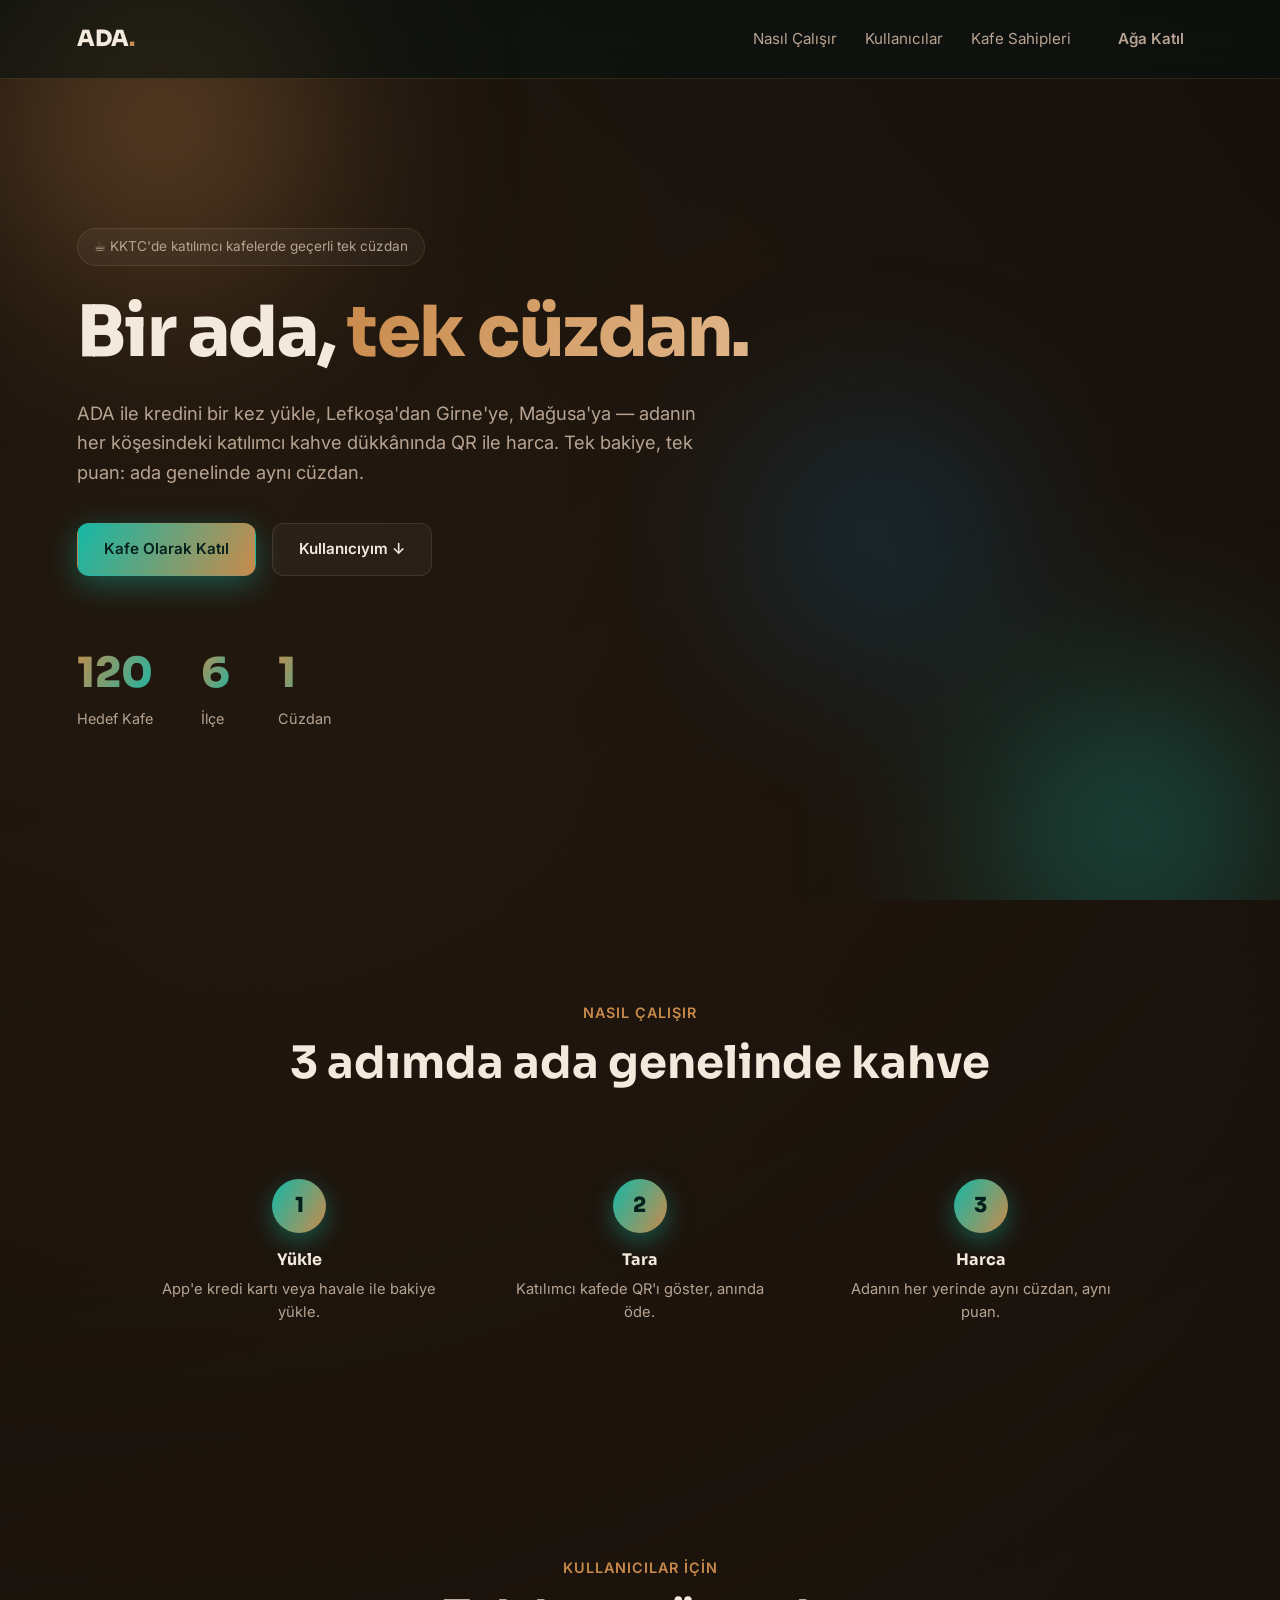
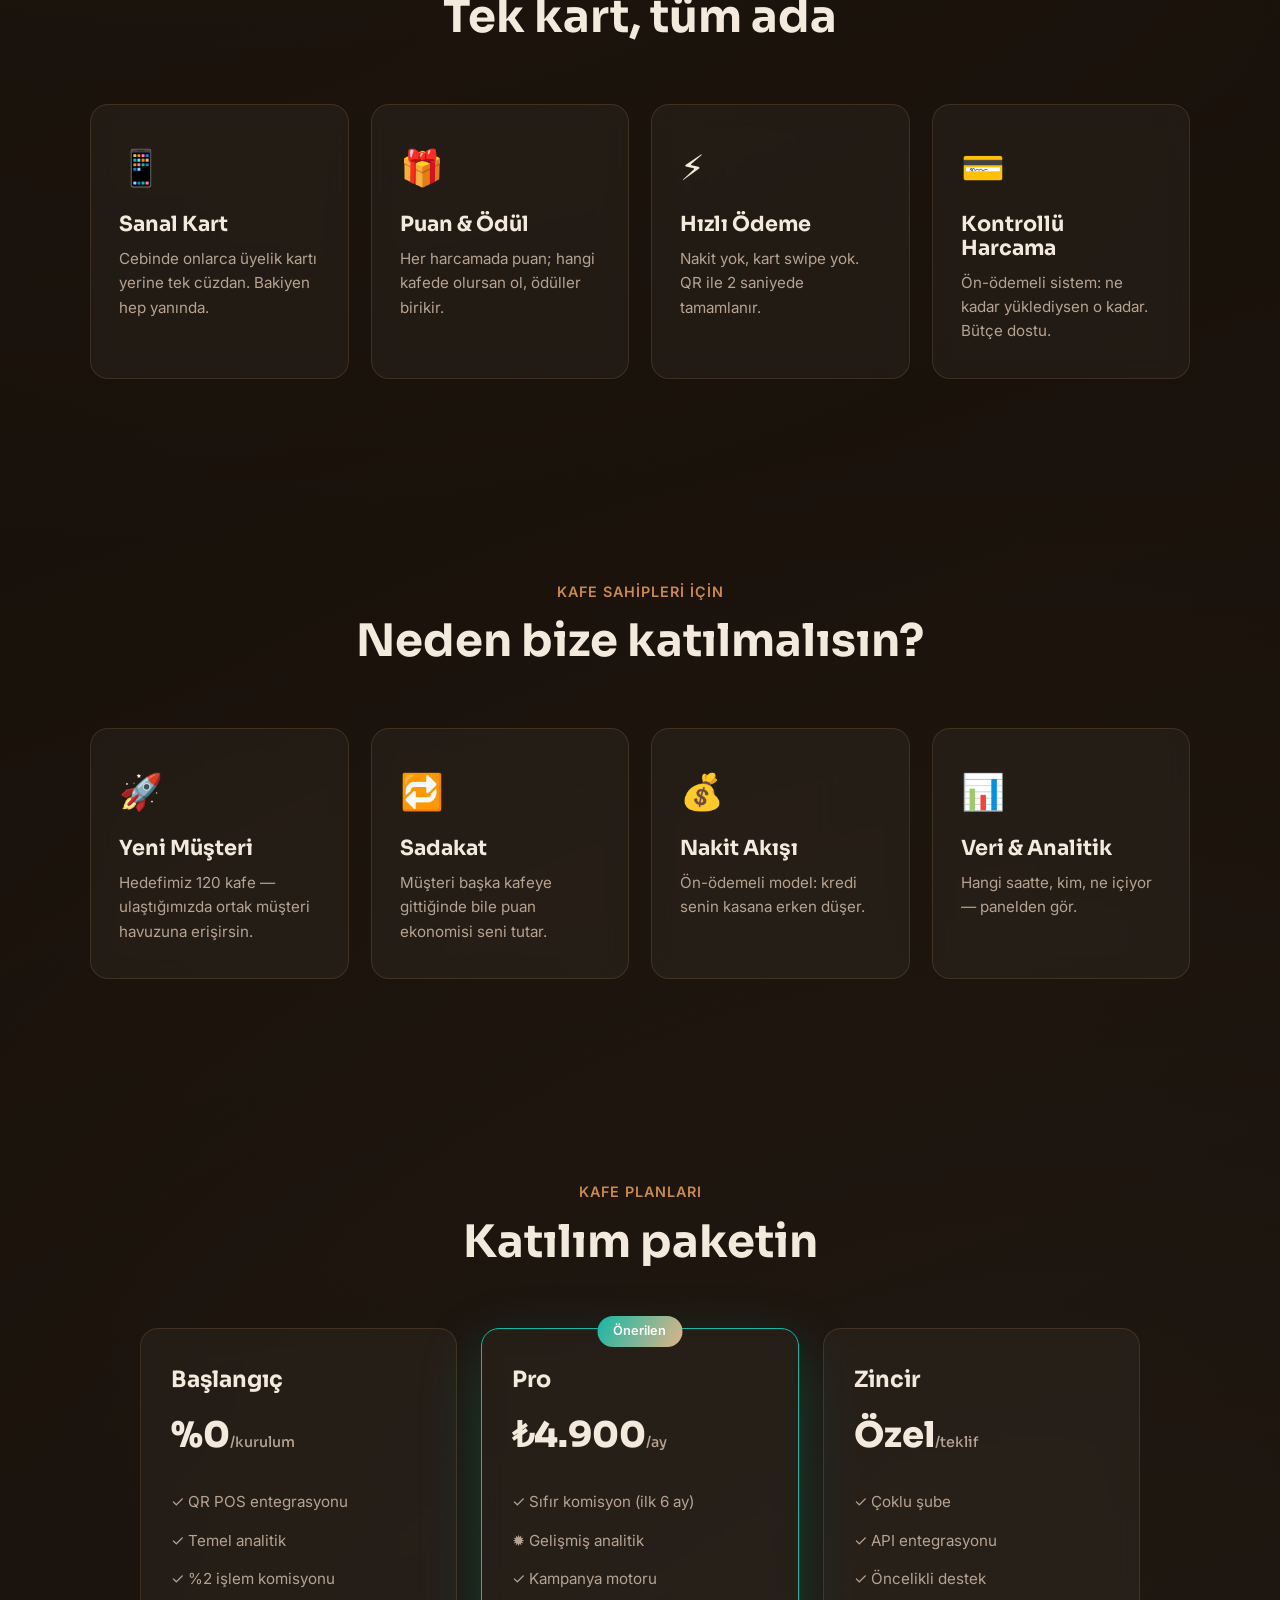
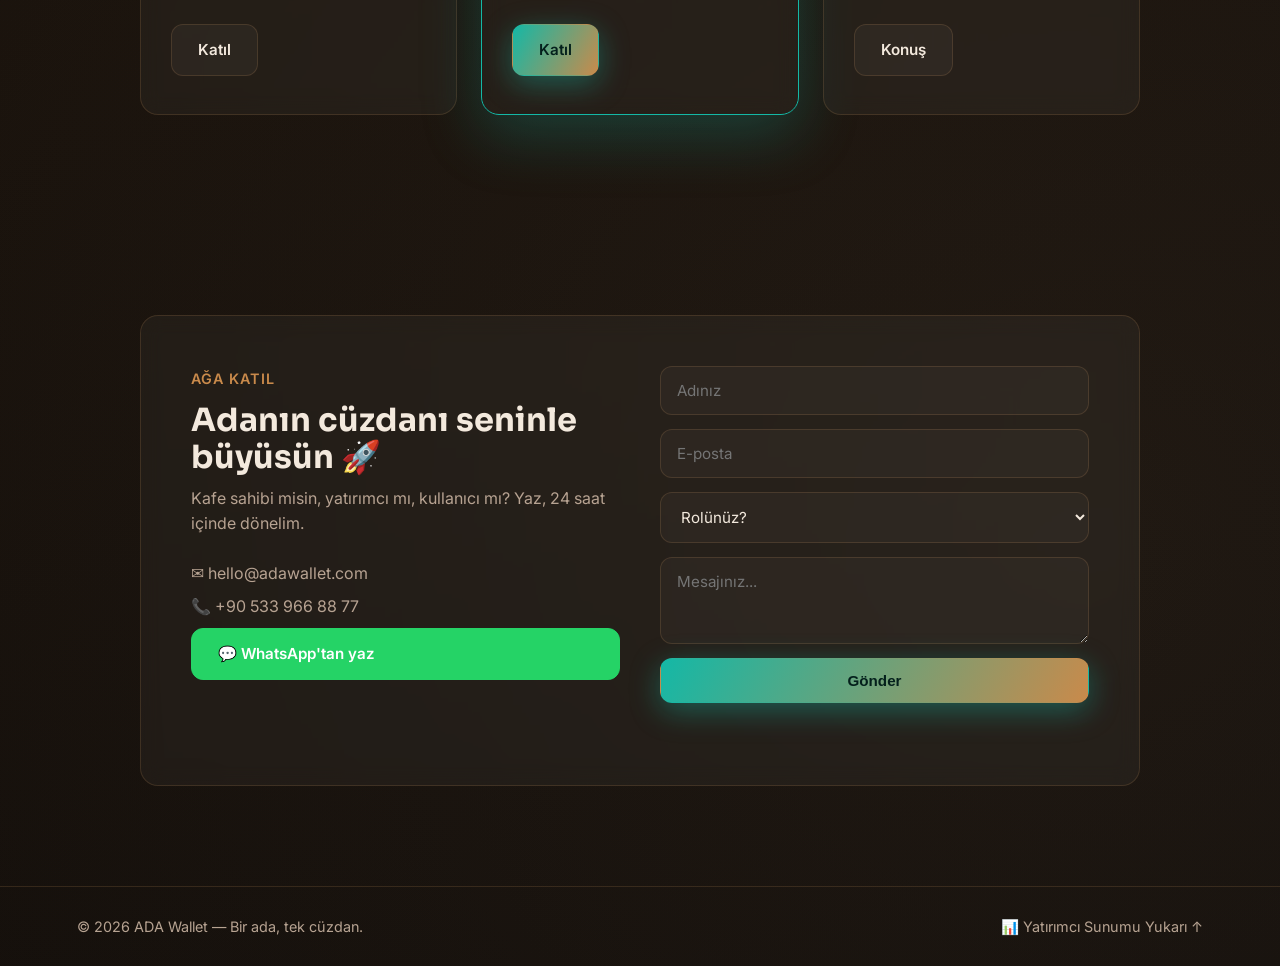
<file: index.html>
<!DOCTYPE html>
<html lang="tr">
<head>
  <meta charset="UTF-8" />
  <meta name="viewport" content="width=device-width, initial-scale=1.0" />
  <meta name="description" content="ADA — KKTC'de katılımcı kahve dükkânlarında geçerli ön-ödemeli sadakat ve ödeme ağı. Kredini yükle, katıldığın kafelerde harca. Kafe sahipleri için ortak sadakat ve ödeme ağı." />
  <title>ADA — Bir Ada, Tek Cüzdan</title>
  <link rel="icon" type="image/svg+xml" href="favicon.svg" />
  <link rel="preconnect" href="https://fonts.googleapis.com" />
  <link rel="preconnect" href="https://fonts.gstatic.com" crossorigin />
  <link href="https://fonts.googleapis.com/css2?family=Sora:wght@400;600;700;800&family=Inter:wght@400;500;600&display=swap" rel="stylesheet" />
  <link rel="stylesheet" href="style.css" />
</head>
<body>
  <div class="bg-blobs" aria-hidden="true">
    <span class="blob blob-1"></span>
    <span class="blob blob-2"></span>
    <span class="blob blob-3"></span>
  </div>
  <div class="cursor-glow" aria-hidden="true"></div>

  <!-- Navbar -->
  <header class="nav" id="nav">
    <a href="#hero" class="logo">ADA<span>.</span></a>
    <nav class="nav-links">
      <a href="#how">Nasıl Çalışır</a>
      <a href="#for-users">Kullanıcılar</a>
      <a href="#for-cafes">Kafe Sahipleri</a>
      <a href="#contact" class="btn btn-sm">Ağa Katıl</a>
    </nav>
    <button class="menu-toggle" id="menuToggle" aria-label="Menü">☰</button>
  </header>

  <!-- Hero -->
  <section class="hero" id="hero">
    <div class="hero-inner">
      <div class="badge reveal">☕ KKTC'de katılımcı kafelerde geçerli tek cüzdan</div>
      <h1 class="hero-title reveal">
        Bir ada, <span class="grad-text">tek cüzdan.</span>
      </h1>
      <p class="hero-sub reveal">
        ADA ile kredini bir kez yükle, Lefkoşa'dan Girne'ye, Mağusa'ya — adanın
        her köşesindeki katılımcı kahve dükkânında QR ile harca. Tek bakiye, tek
        puan: ada genelinde aynı cüzdan.
      </p>
      <div class="hero-cta reveal">
        <a href="#contact" class="btn btn-primary">Kafe Olarak Katıl</a>
        <a href="#for-users" class="btn btn-ghost">Kullanıcıyım ↓</a>
      </div>
      <div class="hero-stats reveal">
        <div class="stat"><strong data-count="120">0</strong><span>Hedef Kafe</span></div>
        <div class="stat"><strong data-count="6">0</strong><span>İlçe</span></div>
        <div class="stat"><strong data-count="1">0</strong><span>Cüzdan</span></div>
      </div>
    </div>
  </section>

  <!-- How it works -->
  <section class="section" id="how">
    <div class="section-head reveal">
      <span class="eyebrow">Nasıl Çalışır</span>
      <h2>3 adımda ada genelinde kahve</h2>
    </div>
    <div class="steps">
      <div class="step reveal"><div class="step-dot">1</div><h4>Yükle</h4><p>App'e kredi kartı veya havale ile bakiye yükle.</p></div>
      <div class="step reveal"><div class="step-dot">2</div><h4>Tara</h4><p>Katılımcı kafede QR'ı göster, anında öde.</p></div>
      <div class="step reveal"><div class="step-dot">3</div><h4>Harca</h4><p>Adanın her yerinde aynı cüzdan, aynı puan.</p></div>
    </div>
  </section>

  <!-- For users -->
  <section class="section" id="for-users">
    <div class="section-head reveal">
      <span class="eyebrow">Kullanıcılar İçin</span>
      <h2>Tek kart, tüm ada</h2>
    </div>
    <div class="cards">
      <article class="card glass reveal">
        <div class="card-icon">📱</div><h3>Sanal Kart</h3>
        <p>Cebinde onlarca üyelik kartı yerine tek cüzdan. Bakiyen hep yanında.</p>
      </article>
      <article class="card glass reveal">
        <div class="card-icon">🎁</div><h3>Puan & Ödül</h3>
        <p>Her harcamada puan; hangi kafede olursan ol, ödüller birikir.</p>
      </article>
      <article class="card glass reveal">
        <div class="card-icon">⚡</div><h3>Hızlı Ödeme</h3>
        <p>Nakit yok, kart swipe yok. QR ile 2 saniyede tamamlanır.</p>
      </article>
      <article class="card glass reveal">
        <div class="card-icon">💳</div><h3>Kontrollü Harcama</h3>
        <p>Ön-ödemeli sistem: ne kadar yüklediysen o kadar. Bütçe dostu.</p>
      </article>
    </div>
  </section>

  <!-- For cafes -->
  <section class="section" id="for-cafes">
    <div class="section-head reveal">
      <span class="eyebrow">Kafe Sahipleri İçin</span>
      <h2>Neden bize katılmalısın?</h2>
    </div>
    <div class="cards">
      <article class="card glass reveal">
        <div class="card-icon">🚀</div><h3>Yeni Müşteri</h3>
        <p>Hedefimiz 120 kafe — ulaştığımızda ortak müşteri havuzuna erişirsin.</p>
      </article>
      <article class="card glass reveal">
        <div class="card-icon">🔁</div><h3>Sadakat</h3>
        <p>Müşteri başka kafeye gittiğinde bile puan ekonomisi seni tutar.</p>
      </article>
      <article class="card glass reveal">
        <div class="card-icon">💰</div><h3>Nakit Akışı</h3>
        <p>Ön-ödemeli model: kredi senin kasana erken düşer.</p>
      </article>
      <article class="card glass reveal">
        <div class="card-icon">📊</div><h3>Veri & Analitik</h3>
        <p>Hangi saatte, kim, ne içiyor — panelden gör.</p>
      </article>
    </div>
  </section>

  <!-- Pricing for cafes -->
  <section class="section" id="pricing">
    <div class="section-head reveal">
      <span class="eyebrow">Kafe Planları</span>
      <h2>Katılım paketin</h2>
    </div>
    <div class="pricing">
      <div class="plan glass reveal">
        <h3>Başlangıç</h3>
        <div class="price">%0<span>/kurulum</span></div>
        <ul><li>✓ QR POS entegrasyonu</li><li>✓ Temel analitik</li><li>✓ %2 işlem komisyonu</li></ul>
        <a href="#contact" class="btn btn-ghost">Katıl</a>
      </div>
      <div class="plan glass plan-pop reveal">
        <div class="pop-tag">Önerilen</div>
        <h3>Pro</h3>
        <div class="price">₺4.900<span>/ay</span></div>
        <ul><li>✓ Sıfır komisyon (ilk 6 ay)</li><li>✹ Gelişmiş analitik</li><li>✓ Kampanya motoru</li></ul>
        <a href="#contact" class="btn btn-primary">Katıl</a>
      </div>
      <div class="plan glass reveal">
        <h3>Zincir</h3>
        <div class="price">Özel<span>/teklif</span></div>
        <ul><li>✓ Çoklu şube</li><li>✓ API entegrasyonu</li><li>✓ Öncelikli destek</li></ul>
        <a href="#contact" class="btn btn-ghost">Konuş</a>
      </div>
    </div>
  </section>

  <!-- Contact -->
  <section class="section" id="contact">
    <div class="contact glass reveal">
      <div class="contact-info">
        <span class="eyebrow">Ağa Katıl</span>
        <h2>Adanın cüzdanı seninle büyüsün 🚀</h2>
        <p>Kafe sahibi misin, yatırımcı mı, kullanıcı mı? Yaz, 24 saat içinde dönelim.</p>
        <div class="contact-meta">
          <span>✉️ hello@adawallet.com</span>
          <span>📞 +90 533 966 88 77</span>
          <a href="https://wa.me/905339668877?text=Merhaba%2C%20ADA%20hakk%C4%B1nda%20bilgi%20istiyorum." target="_blank" rel="noopener" class="btn btn-whatsapp">💬 WhatsApp'tan yaz</a>
        </div>
      </div>
      <form class="contact-form" id="contactForm" action="https://formspree.io/f/meebyvve" method="POST">
        <input type="hidden" name="_replyto" value="hello@adawallet.com" />
        <!-- Spam koruması: botlar doldurursa Formspree reddeder -->
        <input type="text" name="_gotcha" style="display:none" tabindex="-1" autocomplete="off" />
        <input type="text" name="name" placeholder="Adınız" required />
        <input type="email" name="email" placeholder="E-posta" required />
        <select name="rol" required>
          <option value="">Rolünüz?</option>
          <option>Kafe Sahibi</option>
          <option>Yatırımcı</option>
          <option>Kullanıcı</option>
        </select>
        <textarea name="message" rows="3" placeholder="Mesajınız..." required></textarea>
        <button type="submit" class="btn btn-primary">Gönder</button>
        <p class="form-note" id="formNote"></p>
      </form>
    </div>
  </section>

  <footer class="footer">
    <span>© 2026 ADA Wallet — Bir ada, tek cüzdan.</span>
    <span class="footer-links">
      <a href="pitch.html">📊 Yatırımcı Sunumu</a>
      <a href="#hero">Yukarı ↑</a>
    </span>
  </footer>

  <script src="script.js"></script>
</body>
</html>
</file>
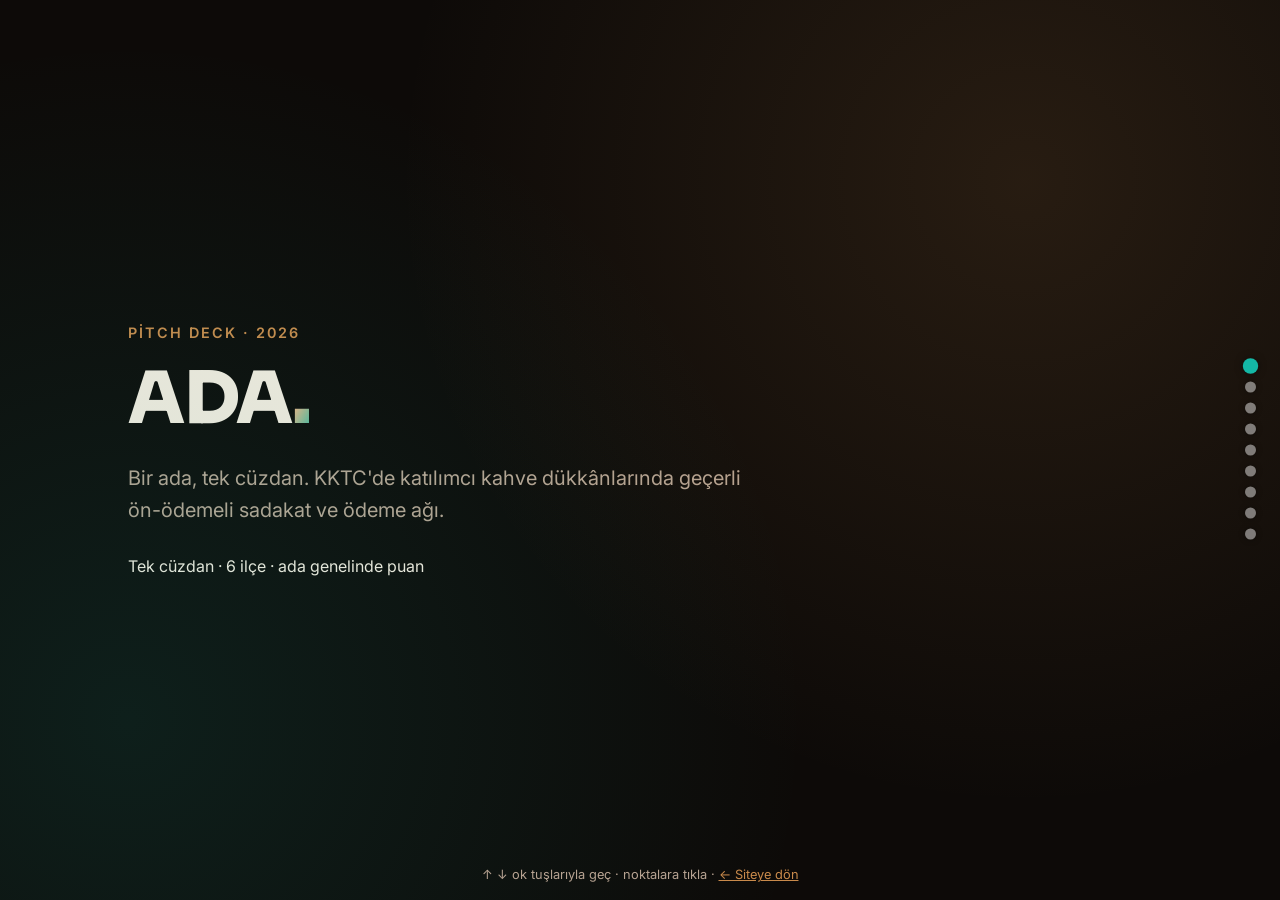
<file: pitch.html>
<!DOCTYPE html>
<html lang="tr">
<head>
  <meta charset="UTF-8" />
  <meta name="viewport" content="width=device-width, initial-scale=1.0" />
  <title>ADA — Pitch Deck</title>
  <link rel="icon" type="image/svg+xml" href="favicon.svg" />
  <link rel="preconnect" href="https://fonts.googleapis.com" />
  <link rel="preconnect" href="https://fonts.gstatic.com" crossorigin />
  <link href="https://fonts.googleapis.com/css2?family=Sora:wght@400;600;700;800&family=Inter:wght@400;500;600&display=swap" rel="stylesheet" />
  <style>
    :root{
      --accent:#14b8a6; --accent-2:#c98a4b; --accent-3:#e0b487;
      --bg:#0d0a08; --text:#f3e9dd; --muted:#b7a392;
    }
    *{margin:0;padding:0;box-sizing:border-box}
    html,body{height:100%}
    body{font-family:'Inter',sans-serif;background:var(--bg);color:var(--text);overflow:hidden}
    h1,h2,h3{font-family:'Sora',sans-serif}
    .deck{height:100vh;scroll-snap-type:y mandatory;overflow-y:scroll;scroll-behavior:smooth}
    .slide{height:100vh;scroll-snap-align:start;display:flex;flex-direction:column;justify-content:center;padding:6vw 10vw;position:relative}
    .slide::before{content:"";position:absolute;inset:0;background:radial-gradient(circle at 80% 20%,rgba(201,138,75,0.14),transparent 50%),radial-gradient(circle at 10% 80%,rgba(20,184,166,0.12),transparent 50%);pointer-events:none}
    .kicker{color:var(--accent-2);font-weight:600;letter-spacing:2px;text-transform:uppercase;font-size:.9rem;margin-bottom:18px}
    .big{font-size:clamp(2.2rem,6vw,4.5rem);font-weight:800;line-height:1.1;letter-spacing:-1.5px}
    .grad{background:linear-gradient(120deg,var(--accent-2),var(--accent-3),var(--accent));-webkit-background-clip:text;background-clip:text;-webkit-text-fill-color:transparent}
    .lead{color:var(--muted);font-size:1.25rem;max-width:720px;margin-top:24px;line-height:1.6}
    .grid{display:grid;grid-template-columns:repeat(auto-fit,minmax(220px,1fr));gap:22px;margin-top:40px}
    .cell{background:rgba(255,255,255,.04);border:1px solid rgba(255,255,255,.09);border-radius:16px;padding:26px}
    .cell h3{font-size:1.2rem;margin-bottom:8px}
    .cell p{color:var(--muted);font-size:.95rem}
    .num{font-family:'Sora';font-size:2.4rem;font-weight:800;color:var(--accent-2)}
    .nav-dots{position:fixed;right:24px;top:50%;transform:translateY(-50%);z-index:10;display:flex;flex-direction:column;gap:10px}
    .nav-dots a{width:11px;height:11px;border-radius:50%;background:rgba(255,255,255,.45);transition:.2s;box-shadow:0 0 6px rgba(0,0,0,.4)}
    .nav-dots a.active{background:var(--accent);transform:scale(1.4)}
    .hint{position:fixed;bottom:18px;left:50%;transform:translateX(-50%);color:var(--muted);font-size:.8rem;z-index:10}
    table{margin-top:30px;border-collapse:collapse;width:100%;max-width:760px}
    th,td{text-align:left;padding:12px 14px;border-bottom:1px solid rgba(255,255,255,.09);color:var(--muted)}
    .footer-link{position:fixed;left:24px;bottom:24px;z-index:10;color:var(--muted);text-decoration:none;font-size:.85rem;opacity:.7}
    .footer-link:hover{opacity:1;color:var(--accent)}
    /* Scroll reveal */
    .slide .kicker,.slide .big,.slide .lead,.slide .cell{opacity:0;transform:translateY(24px);transition:opacity .6s ease,transform .6s ease}
    .slide.in-view .kicker,.slide.in-view .big,.slide.in-view .lead,.slide.in-view .cell{opacity:1;transform:none}
  </style>
</head>
<body>
  <div class="nav-dots">
    <a href="#s1" class="active" data-s="1"></a>
    <a href="#s2" data-s="2"></a>
    <a href="#s3" data-s="3"></a>
    <a href="#s4" data-s="4"></a>
    <a href="#s5" data-s="5"></a>
    <a href="#s6" data-s="6"></a>
    <a href="#s7" data-s="7"></a>
    <a href="#s8" data-s="8"></a>
    <a href="#s9" data-s="9"></a>
  </div>

  <div class="deck" id="deck">
    <!-- 1 Kapak -->
    <section class="slide in-view" id="s1">
      <div class="kicker">Pitch Deck · 2026</div>
      <h1 class="big">ADA<span class="grad">.</span></h1>
      <p class="lead">Bir ada, tek cüzdan. KKTC'de katılımcı kahve dükkânlarında geçerli ön-ödemeli sadakat ve ödeme ağı.</p>
      <span class="tag" style="margin-top:30px">Tek cüzdan · 6 ilçe · ada genelinde puan</span>
    </section>

    <!-- 2 Problem -->
    <section class="slide" id="s2">
      <div class="kicker">Problem</div>
      <h2 class="big">Kıbrıs'ta kahve <span class="grad">parçalı</span>.</h2>
      <div class="grid">
        <div class="cell"><h3>🧩 Sadakat yok</h3><p>Her kafenin ayrı kartı; hiçbiri ada genelinde işlemez, müşteri bağlanmaz.</p></div>
        <div class="cell"><h3>💸 Nakit yükü</h3><p>Küçük ödemelerde nakit/zaman kaybı. Turist için özellikle sürtünme yüksek.</p></div>
        <div class="cell"><h3>📉 Veri körü</h3><p>Kafe sahipleri müşteri davranışını göremiyor; kampanya yapamıyor.</p></div>
      </div>
    </section>

    <!-- 3 Çözüm -->
    <section class="slide" id="s3">
      <div class="kicker">Çözüm</div>
      <h2 class="big">Tek cüzdan, <span class="grad">tüm ada</span>.</h2>
      <p class="lead">Kullanıcı app'e kredi yükler, katılımcı kafede QR ile öder. Lefkoşa'dan Girne'ye, Mağusa'ya — aynı bakiye, aynı puan.</p>
      <div class="grid">
        <div class="cell"><h3>⚡ QR ödeme</h3><p>2 saniyede tamamlanır, POS gerektirmez.</p></div>
        <div class="cell"><h3>🎁 Ada genelinde puan</h3><p>Hangi kafede olursan ol, ödül birikir.</p></div>
      </div>
    </section>

    <!-- 4 Ürün -->
    <section class="slide" id="s4">
      <div class="kicker">Ürün</div>
      <h2 class="big">3 katmanlı <span class="grad">değer</span>.</h2>
      <div class="grid">
        <div class="cell"><h3>👤 Kullanıcı</h3><p>Sanal kart, ön-ödemeli bütçe kontrolü, ada genelinde puan.</p></div>
        <div class="cell"><h3>☕ Kafe</h3><p>QR-POS, sıfır kurulum, analitik panel, ortak müşteri havuzu.</p></div>
        <div class="cell"><h3>🛰️ Platform</h3><p>Merkezi bakiye, komisyon motoru, kampanya altyapısı.</p></div>
      </div>
    </section>

    <!-- 5 İş Modeli -->
    <section class="slide" id="s5">
      <div class="kicker">İş Modeli</div>
      <h2 class="big">3 gelir <span class="grad">kanalı</span>.</h2>
      <table>
        <tr><th>Kanal</th><th>Açıklama</th><th>Tahmini</th></tr>
        <tr><td>İşlem komisyonu</td><td>Her QR ödemede %2</td><td>Ölçekli</td></tr>
        <tr><td>Kafe aboneliği</td><td>Pro plan ₺4.900/ay</td><td>Tekrarlayan</td></tr>
        <tr><td>Kredi bakiyesi (float)</td><td>Yüklenen bakiyenin kısa vadeli değeri</td><td>Regülasyona bağlı</td></tr>
      </table>
    </section>

    <!-- 6 Pazar -->
    <section class="slide" id="s6">
      <div class="kicker">Pazar</div>
      <h2 class="big">Hedef <span class="grad">ada</span>.</h2>
      <div class="grid">
        <div class="cell"><div class="num">120</div><p>Hedef kafe (6 ilçe)</p></div>
        <div class="cell"><div class="num">6</div><p>İlçe: Lefkoşa, Girne, Gazimağusa, İskele, Güzelyurt, Lefke</p></div>
        <div class="cell"><div class="num">2</div><p>Hedef kitle: yerel + turist</p></div>
      </div>
    </section>

    <!-- 7 Rekabet -->
    <section class="slide" id="s7">
      <div class="kicker">Rekabet</div>
      <h2 class="big">Tek marka ≠ <span class="grad">tüm ada</span>.</h2>
      <table>
        <tr><th></th><th>Tekil kafe kartı</th><th>ADA</th></tr>
        <tr><td>Geçerlilik</td><td>Tek marka</td><td>Tüm ada kafeleri</td></tr>
        <tr><td>Kapsam</td><td>Kurumsal</td><td>Yerel KOBİ dahil</td></tr>
        <tr><td>Veri</td><td>Marka içi</td><td>Ada genelinde ağ etkisi</td></tr>
      </table>
    </section>

    <!-- 8 Yol Haritası -->
    <section class="slide" id="s8">
      <div class="kicker">Yol Haritası</div>
      <h2 class="big">6 ayda <span class="grad">ağ</span>.</h2>
      <div class="grid">
        <div class="cell"><h3>0–2 ay</h3><p>MVP: iOS/Android cüzdan + QR-POS. 10 pilot kafe.</p></div>
        <div class="cell"><h3>2–4 ay</h3><p>30 kafe, puan kampanyaları, turist entegrasyonu.</p></div>
        <div class="cell"><h3>4–6 ay</h3><p>120 kafe, zincir API, bölgesel genişleme.</p></div>
      </div>
    </section>

    <!-- 9 Talep -->
    <section class="slide" id="s9">
      <div class="kicker">Yatırım Talebi</div>
      <h2 class="big">Adanın cüzdanını <span class="grad">kuralım</span>.</h2>
      <p class="lead">MVP + pilot ağ için ilk tur yatırım arıyoruz. Karşılığında: ADA hissesi, yol haritası ortağı.</p>
      <div class="grid">
        <div class="cell"><h3>✉️</h3><p>hello@adawallet.com</p></div>
        <div class="cell"><h3>📞</h3><p>+90 533 966 88 77</p></div>
        <div class="cell"><h3>💬</h3><p>WhatsApp ile doğrudan görüşme</p></div>
      </div>
    </section>
  </div>

  <div class="hint">↑ ↓ ok tuşlarıyla geç · noktalara tıkla · <a href="index.html" style="color:var(--accent-2)">← Siteye dön</a></div>
  <script>
    const deck=document.getElementById('deck');
    const dots=[...document.querySelectorAll('.nav-dots a')];
    deck.addEventListener('scroll',()=>{
      const i=Math.round(deck.scrollTop/window.innerHeight);
      dots.forEach((d,k)=>d.classList.toggle('active',k===i));
    });
    document.addEventListener('keydown',e=>{
      if(e.key==='ArrowDown'){deck.scrollBy({top:window.innerHeight});}
      if(e.key==='ArrowUp'){deck.scrollBy({top:-window.innerHeight});}
    });
    // Scroll reveal: slayt görünür olunca içerik belirsin
    document.querySelectorAll('.slide').forEach(s=>{
      const obs=new IntersectionObserver((es)=>{
        es.forEach(e=>{ if(e.isIntersecting) e.target.classList.add('in-view'); });
      },{threshold:0});
      obs.observe(s);
    });
  </script>
</body>
</html>
</file>
<file: style.css>
:root {
  --bg: #0d0a08;          /* espresso */
  --bg-2: #14100c;
  --text: #f3e9dd;        /* crema */
  --muted: #b7a392;       /* taupe */
  --accent: #14b8a6;      /* turkuaz = ada/deniz */
  --accent-2: #c98a4b;    /* caramel/kahve */
  --accent-3: #e0b487;    /* crema açık */
  --sea: #0693e3;         /* deniz mavisi (visitncy esintisi) */
  --card: rgba(255, 255, 255, 0.04);
  --border: rgba(217, 160, 102, 0.16);
  --radius: 18px;
}
* { margin: 0; padding: 0; box-sizing: border-box; }
html { scroll-behavior: smooth; }
body {
  font-family: 'Inter', system-ui, sans-serif;
  background:
    radial-gradient(circle at 15% 10%, rgba(201,138,75,0.10), transparent 45%),
    radial-gradient(circle at 85% 90%, rgba(224,180,135,0.08), transparent 45%),
    linear-gradient(160deg, #0d0a08 0%, #1a120b 55%, #0d0a08 100%);
  color: var(--text);
  overflow-x: hidden; line-height: 1.6;
}
h1, h2, h3, h4 { font-family: 'Sora', sans-serif; line-height: 1.15; }

.bg-blobs { position: fixed; inset: 0; z-index: 0; overflow: hidden; pointer-events: none; }
.blob { position: absolute; border-radius: 50%; filter: blur(90px); opacity: 0.5; animation: float 18s ease-in-out infinite; }
.blob-1 { width: 480px; height: 480px; background: radial-gradient(circle, var(--accent-2), transparent 70%); top: -120px; left: -80px; }
.blob-2 { width: 420px; height: 420px; background: radial-gradient(circle, var(--accent), transparent 70%); bottom: -140px; right: -60px; animation-delay: -6s; }
.blob-3 { width: 360px; height: 360px; background: radial-gradient(circle, var(--sea), transparent 70%); top: 40%; left: 55%; animation-delay: -11s; opacity: 0.32; }
@keyframes float { 0%,100% { transform: translate(0,0) scale(1); } 50% { transform: translate(40px,-30px) scale(1.08); } }

.cursor-glow { position: fixed; width: 420px; height: 420px; border-radius: 50%; background: radial-gradient(circle, rgba(20,184,166,0.18), transparent 60%); transform: translate(-50%,-50%); pointer-events: none; z-index: 1; opacity: 0; transition: opacity 0.3s; }

.nav { position: fixed; top: 0; left: 0; right: 0; z-index: 50; display: flex; align-items: center; justify-content: space-between; padding: 18px 6vw; backdrop-filter: blur(14px); background: rgba(6,18,16,0.55); border-bottom: 1px solid var(--border); transition: padding 0.3s; }
.nav.shrink { padding: 12px 6vw; }
.logo { font-family: 'Sora'; font-weight: 800; font-size: 1.4rem; text-decoration: none; color: var(--text); }
.logo span { color: var(--accent-2); }
.nav-links { display: flex; align-items: center; gap: 28px; }
.nav-links a { color: var(--muted); text-decoration: none; font-size: 0.95rem; transition: color 0.2s; }
.nav-links a:hover { color: var(--text); }
.menu-toggle { display: none; background: none; border: none; color: var(--text); font-size: 1.5rem; cursor: pointer; }

.btn { display: inline-block; padding: 13px 26px; border-radius: 12px; font-weight: 600; font-size: 0.95rem; text-decoration: none; cursor: pointer; border: 1px solid transparent; transition: transform 0.2s, box-shadow 0.2s; }
.btn-sm { padding: 8px 18px; font-size: 0.85rem; }
.btn-primary { background: linear-gradient(120deg, var(--accent), var(--accent-2)); color: #04201c; box-shadow: 0 8px 30px rgba(20,184,166,0.4); }
.btn-primary:hover { transform: translateY(-3px); box-shadow: 0 14px 40px rgba(56,189,248,0.45); }
.btn-ghost { background: var(--card); border-color: var(--border); color: var(--text); }
.btn-ghost:hover { transform: translateY(-3px); border-color: var(--accent-2); }
.btn-whatsapp { background: #25d366; color: #fff; border-color: #25d366; }
.btn-whatsapp:hover { transform: translateY(-3px); box-shadow: 0 10px 30px rgba(37,211,102,0.45); }
.wa-inline { color: #25d366; text-decoration: none; font-weight: 600; margin-top: 4px; }
.wa-inline:hover { text-decoration: underline; }

.hero { position: relative; z-index: 2; min-height: 100vh; display: flex; align-items: center; padding: 140px 6vw 80px; }
.hero-inner { max-width: 860px; }
.badge { display: inline-block; padding: 7px 16px; border-radius: 999px; background: var(--card); border: 1px solid var(--border); font-size: 0.85rem; color: var(--muted); margin-bottom: 26px; }
.hero-title { font-size: clamp(2.4rem, 6vw, 4.4rem); font-weight: 800; letter-spacing: -1.5px; }
.grad-text { background: linear-gradient(120deg, var(--accent-2), var(--accent-3), var(--accent)); -webkit-background-clip: text; background-clip: text; -webkit-text-fill-color: transparent; background-size: 200% auto; animation: shine 6s linear infinite; }
@keyframes shine { to { background-position: 200% center; } }
.hero-sub { color: var(--muted); font-size: 1.15rem; max-width: 640px; margin: 26px 0 36px; }
.hero-cta { display: flex; gap: 16px; flex-wrap: wrap; }
.hero-stats { display: flex; gap: 48px; margin-top: 64px; flex-wrap: wrap; }
.stat strong { display: block; font-family: 'Sora'; font-size: 2.6rem; font-weight: 800; background: linear-gradient(120deg, var(--accent-2), var(--accent)); -webkit-background-clip: text; background-clip: text; -webkit-text-fill-color: transparent; }
.stat span { color: var(--muted); font-size: 0.9rem; }

.section { position: relative; z-index: 2; padding: 100px 6vw; }
.section-head { text-align: center; margin-bottom: 60px; }
.eyebrow { color: var(--accent-2); font-weight: 600; font-size: 0.9rem; letter-spacing: 1px; text-transform: uppercase; }
.section-head h2 { font-size: clamp(1.8rem, 4vw, 2.8rem); margin-top: 12px; }
.glass { background: var(--card); border: 1px solid var(--border); backdrop-filter: blur(10px); border-radius: var(--radius); }

.cards { display: grid; grid-template-columns: repeat(auto-fit, minmax(240px, 1fr)); gap: 22px; max-width: 1100px; margin: 0 auto; }
.card { padding: 34px 28px; transition: transform 0.3s, border-color 0.3s; }
.card:hover { transform: translateY(-8px); border-color: var(--accent); box-shadow: 0 20px 50px rgba(20,184,166,0.18); }
.card-icon { font-size: 2.2rem; margin-bottom: 18px; }
.card h3 { font-size: 1.3rem; margin-bottom: 10px; }
.card p { color: var(--muted); font-size: 0.95rem; }

.steps { display: grid; grid-template-columns: repeat(auto-fit, minmax(200px, 1fr)); gap: 22px; max-width: 1000px; margin: 0 auto; }
.step { text-align: center; padding: 30px 20px; }
.step-dot { width: 54px; height: 54px; margin: 0 auto 18px; border-radius: 50%; display: grid; place-items: center; font-family: 'Sora'; font-weight: 800; font-size: 1.3rem; color: #04201c; background: linear-gradient(120deg, var(--accent), var(--accent-2)); box-shadow: 0 8px 24px rgba(20,184,166,0.4); }
.step h4 { margin-bottom: 8px; }
.step p { color: var(--muted); font-size: 0.92rem; }

.pricing { display: grid; grid-template-columns: repeat(auto-fit, minmax(260px, 1fr)); gap: 24px; max-width: 1000px; margin: 0 auto; }
.plan { padding: 38px 30px; position: relative; transition: transform 0.3s; }
.plan:hover { transform: translateY(-6px); }
.plan h3 { font-size: 1.4rem; }
.price { font-family: 'Sora'; font-size: 2.2rem; font-weight: 800; margin: 14px 0 20px; }
.price span { font-size: 0.9rem; color: var(--muted); font-weight: 500; }
.plan ul { list-style: none; margin-bottom: 26px; }
.plan li { padding: 7px 0; color: var(--muted); font-size: 0.95rem; }
.plan-pop { border-color: var(--accent); box-shadow: 0 20px 60px rgba(20,184,166,0.25); transform: scale(1.04); }
.pop-tag { position: absolute; top: -13px; left: 50%; transform: translateX(-50%); background: linear-gradient(120deg, var(--accent), var(--accent-3)); color: #fff; padding: 5px 16px; border-radius: 999px; font-size: 0.8rem; font-weight: 600; white-space: nowrap; }

.contact { display: grid; grid-template-columns: 1fr 1fr; gap: 40px; padding: 50px; max-width: 1000px; margin: 0 auto; }
.contact-info h2 { font-size: 2rem; margin: 10px 0; }
.contact-info p { color: var(--muted); }
.contact-meta { margin-top: 24px; display: flex; flex-direction: column; gap: 8px; color: var(--muted); }
.contact-form { display: flex; flex-direction: column; gap: 14px; }
.contact-form input, .contact-form textarea, .contact-form select { width: 100%; padding: 14px 16px; border-radius: 12px; border: 1px solid var(--border); background: rgba(255,255,255,0.03); color: var(--text); font-family: inherit; font-size: 0.95rem; resize: vertical; }
.contact-form select option { background: var(--bg-2); color: var(--text); }
.contact-form input:focus, .contact-form textarea:focus, .contact-form select:focus { outline: none; border-color: var(--accent-2); }
.form-note { color: var(--accent-2); font-size: 0.9rem; min-height: 1.2em; }

.footer { position: relative; z-index: 2; display: flex; justify-content: space-between; align-items: center; padding: 28px 6vw; border-top: 1px solid var(--border); color: var(--muted); font-size: 0.9rem; }
.footer-links a { color: var(--muted); text-decoration: none; }
.footer-links a:hover { color: var(--accent-2); }

.reveal { opacity: 0; transform: translateY(30px); transition: opacity 0.7s ease, transform 0.7s ease; }
.reveal.active { opacity: 1; transform: translateY(0); }

@media (max-width: 820px) {
  .nav-links { display: none; }
  .menu-toggle { display: block; }
  .nav-links.open { display: flex; flex-direction: column; position: absolute; top: 100%; left: 0; right: 0; background: rgba(6,18,16,0.96); padding: 24px 6vw; gap: 18px; border-bottom: 1px solid var(--border); }
  .contact { grid-template-columns: 1fr; }
  .plan-pop { transform: none; }
  .hero-stats { gap: 30px; }
}
</file>
